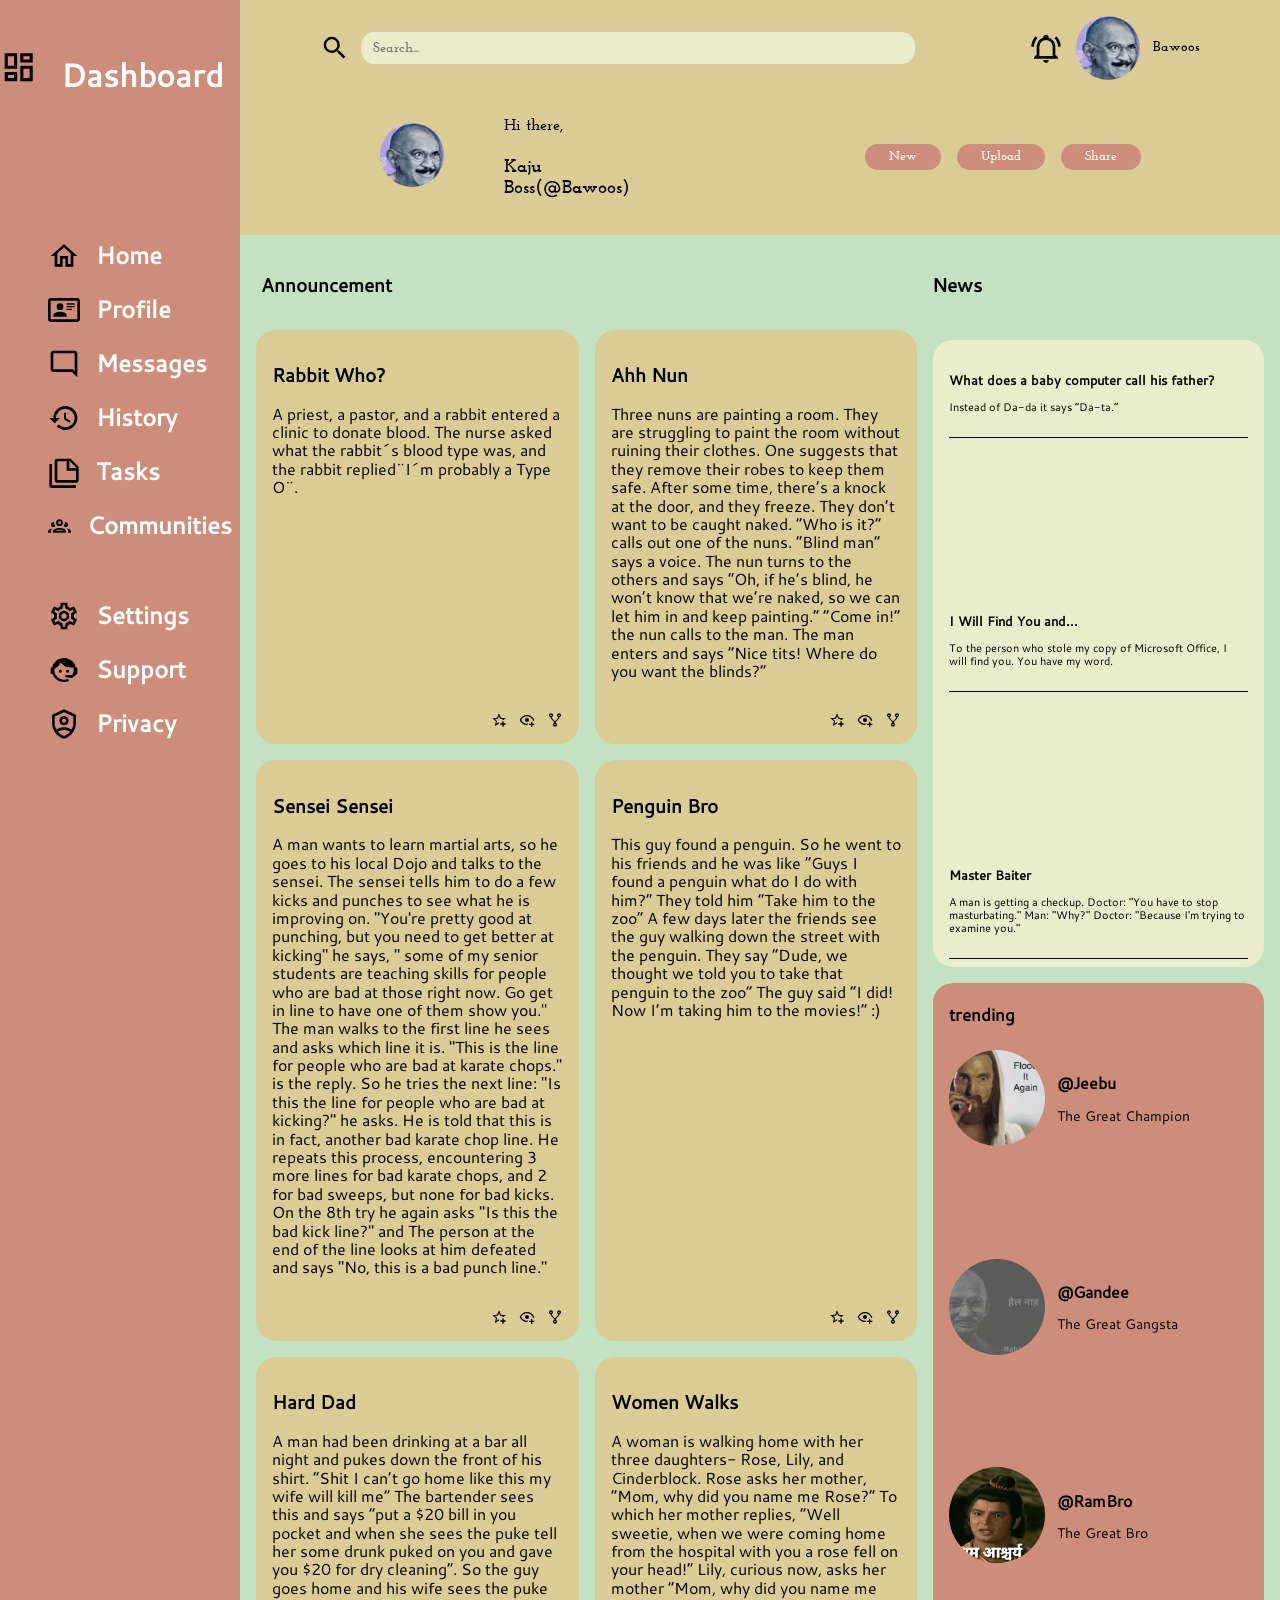
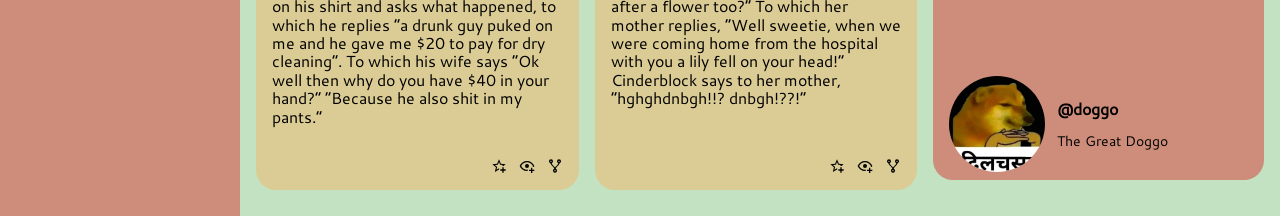
<file: index.html>
<!doctype html>
<html lang="en">
  <head>
    <meta charset="UTF-8" />
    <meta http-equiv="X-UA-Compatible" content="IE=edge" />
    <meta name="viewport" content="width=device-width, initial-scale=1.0" />
    <title>Project: Admin Dashboard</title>
    <link rel="stylesheet" href="style.css" />
    <link rel="icon" type="image/png" href="/icons/India.png" />
  </head>
  <body>
    <div class="container">
      <div class="sidebar">
        <div class="navbar">
          <a href="#" class="logo">
            <svg class="sidebar icon-dash" aria-hidden="true">
              <use href="/svg-sprites.svg#dashboard"></use>
            </svg>
            <h1 class="dash">Dashboard</h1>
          </a>
          <ul class="sidebar-list1">
            <li>
              <a href="#" class="sidebar-home">
                <svg class="icon-home" aria-hidden="true">
                  <use href="/svg-sprites.svg#home"></use>
                </svg>
                <h2 class="link-text">Home</h2>
              </a>
            </li>
            <li>
              <a href="#" class="sidebar-profile">
                <svg class="icon-profile" aria-hidden="true">
                  <use href="/svg-sprites.svg#profile"></use>
                </svg>
                <h2 class="link-text">Profile</h2>
              </a>
            </li>
            <li>
              <a href="#" class="sidebar-messages">
                <svg class="icon-messages" aria-hidden="true">
                  <use href="/svg-sprites.svg#messages"></use>
                </svg>
                <h2 class="link-text">Messages</h2>
              </a>
            </li>
            <li>
              <a href="#" class="sidebar-history">
                <svg class="icon-history" aria-hidden="true">
                  <use href="/svg-sprites.svg#history"></use>
                </svg>
                <h2 class="link-text">History</h2>
              </a>
            </li>
            <li>
              <a href="#" class="sidebar-tasks">
                <svg class="icon-tasks" aria-hidden="true">
                  <use href="/svg-sprites.svg#tasks"></use>
                </svg>
                <h2 class="link-text">Tasks</h2>
              </a>
            </li>
            <li>
              <a href="#" class="sidebar-account-group">
                <svg class="icon-account-group" aria-hidden="true">
                  <use href="/svg-sprites.svg#account-group"></use>
                </svg>
                <h2 class="link-text">Communities</h2>
              </a>
            </li>
          </ul>
          <ul class="sidebar-list2">
            <li>
              <a href="#" class="sidebar-settings">
                <svg class="icon-settings" aria-hidden="true">
                  <use href="/svg-sprites.svg#settings"></use>
                </svg>
                <h2 class="link-text">Settings</h2>
              </a>
            </li>
            <li>
              <a href="#" class="sidebar-support">
                <svg class="icon-support" aria-hidden="true">
                  <use href="/svg-sprites.svg#support"></use>
                </svg>
                <h2 class="link-text">Support</h2>
              </a>
            </li>
            <li>
              <a href="#" class="sidebar-privacy">
                <svg class="icon-privacy" aria-hidden="true">
                  <use href="/svg-sprites.svg#privacy"></use>
                </svg>
                <h2 class="link-text">Privacy</h2>
              </a>
            </li>
          </ul>
        </div>
      </div>
      <div class="header">
        <div class="top-div">
          <div class="top-row-left">
            <svg class="icon-magnify" aria-hidden="true">
              <use href="/svg-sprites.svg#magnify"></use>
            </svg>
            <input type="search" placeholder="Search..." />
          </div>
          <div class="top-row-right">
            <svg class="icon-bell-ring" aria-hidden="true">
              <use href="/svg-sprites.svg#bell-ring"></use>
            </svg>
            <img
              src="profile-images/Gandee.gif"
              alt="gandee"
              class="img-profile-g"
            />
            <p>Bawoos</p>
          </div>
        </div>
        <div class="bottom-div">
          <div class="bottom-row-left">
            <div class="user-icon">
              <img
                src="profile-images/Gandee.gif"
                alt="gandee"
                class="img-profile-g"
              />
            </div>
            <span class="greeting">
              <h4>Hi there,</h4>
              <h3>Kaju Boss(@Bawoos)</h3>
            </span>
          </div>
          <div class="bottom-row-right">
            <button class="btn">New</button>
            <button class="btn">Upload</button>
            <button class="btn">Share</button>
          </div>
        </div>
      </div>

      <div class="main-content">
        <div class="card-header">
          <h3>Announcement</h3>
          <h3>News</h3>
        </div>
        <div class="card-header-side">
          <div class="left-section">
            <div class="card">
              <span class="card-text">
                <h3 class="title">Rabbit Who?</h3>
                <p>
                  A priest, a pastor, and a rabbit entered a clinic to donate
                  blood. The nurse asked what the rabbit´s blood type was, and
                  the rabbit replied¨I´m probably a Type O¨.
                </p>
              </span>
              <span class="card-image">
                <svg class="icon-star-plus" aria-hidden="true">
                  <use href="/svg-sprites.svg#star-plus"></use>
                </svg>
                <svg class="icon-eye-plus" aria-hidden="true">
                  <use href="/svg-sprites.svg#eye-plus"></use>
                </svg>
                <svg class="icon-fork" aria-hidden="true">
                  <use href="/svg-sprites.svg#fork"></use>
                </svg>
              </span>
            </div>
            <div class="card">
              <span class="card-text">
                <h3 class="title">Ahh Nun</h3>
                <p>
                  Three nuns are painting a room. They are struggling to paint
                  the room without ruining their clothes. One suggests that they
                  remove their robes to keep them safe. After some time, there’s
                  a knock at the door, and they freeze. They don’t want to be
                  caught naked. “Who is it?” calls out one of the nuns. “Blind
                  man” says a voice. The nun turns to the others and says “Oh,
                  if he’s blind, he won’t know that we’re naked, so we can let
                  him in and keep painting.” “Come in!” the nun calls to the
                  man. The man enters and says “Nice tits! Where do you want the
                  blinds?”
                </p>
              </span>
              <span class="card-image">
                <svg class="icon-star-plus" aria-hidden="true">
                  <use href="/svg-sprites.svg#star-plus"></use>
                </svg>
                <svg class="icon-eye-plus" aria-hidden="true">
                  <use href="/svg-sprites.svg#eye-plus"></use>
                </svg>
                <svg class="icon-fork" aria-hidden="true">
                  <use href="/svg-sprites.svg#fork"></use>
                </svg>
              </span>
            </div>

            <div class="card">
              <span class="card-text">
                <h3 class="title">Sensei Sensei</h3>
                <p>
                  A man wants to learn martial arts, so he goes to his local
                  Dojo and talks to the sensei. The sensei tells him to do a few
                  kicks and punches to see what he is improving on. "You're
                  pretty good at punching, but you need to get better at
                  kicking" he says, " some of my senior students are teaching
                  skills for people who are bad at those right now. Go get in
                  line to have one of them show you." The man walks to the first
                  line he sees and asks which line it is. "This is the line for
                  people who are bad at karate chops." is the reply. So he tries
                  the next line: "Is this the line for people who are bad at
                  kicking?" he asks. He is told that this is in fact, another
                  bad karate chop line. He repeats this process, encountering 3
                  more lines for bad karate chops, and 2 for bad sweeps, but
                  none for bad kicks. On the 8th try he again asks "Is this the
                  bad kick line?" and The person at the end of the line looks at
                  him defeated and says "No, this is a bad punch line."
                </p>
              </span>
              <span class="card-image">
                <svg class="icon-star-plus" aria-hidden="true">
                  <use href="/svg-sprites.svg#star-plus"></use>
                </svg>
                <svg class="icon-eye-plus" aria-hidden="true">
                  <use href="/svg-sprites.svg#eye-plus"></use>
                </svg>
                <svg class="icon-fork" aria-hidden="true">
                  <use href="/svg-sprites.svg#fork"></use>
                </svg>
              </span>
            </div>
            <div class="card">
              <span class="card-text">
                <h3 class="title">Penguin Bro</h3>
                <p>
                  This guy found a penguin. So he went to his friends and he was
                  like “Guys I found a penguin what do I do with him?” They told
                  him “Take him to the zoo” A few days later the friends see the
                  guy walking down the street with the penguin. They say “Dude,
                  we thought we told you to take that penguin to the zoo” The
                  guy said “I did! Now I’m taking him to the movies!” :)
                </p>
              </span>
              <span class="card-image">
                <svg class="icon-star-plus" aria-hidden="true">
                  <use href="/svg-sprites.svg#star-plus"></use>
                </svg>
                <svg class="icon-eye-plus" aria-hidden="true">
                  <use href="/svg-sprites.svg#eye-plus"></use>
                </svg>
                <svg class="icon-fork" aria-hidden="true">
                  <use href="/svg-sprites.svg#fork"></use>
                </svg>
              </span>
            </div>
            <div class="card">
              <span class="card-text">
                <h3 class="title">Hard Dad</h3>
                <p>
                  A man had been drinking at a bar all night and pukes down the
                  front of his shirt. “Shit I can’t go home like this my wife
                  will kill me” The bartender sees this and says “put a $20 bill
                  in you pocket and when she sees the puke tell her some drunk
                  puked on you and gave you $20 for dry cleaning”. So the guy
                  goes home and his wife sees the puke on his shirt and asks
                  what happened, to which he replies “a drunk guy puked on me
                  and he gave me $20 to pay for dry cleaning”. To which his wife
                  says “Ok well then why do you have $40 in your hand?” “Because
                  he also shit in my pants.”
                </p>
              </span>
              <span class="card-image">
                <svg class="icon-star-plus" aria-hidden="true">
                  <use href="/svg-sprites.svg#star-plus"></use>
                </svg>
                <svg class="icon-eye-plus" aria-hidden="true">
                  <use href="/svg-sprites.svg#eye-plus"></use>
                </svg>
                <svg class="icon-fork" aria-hidden="true">
                  <use href="/svg-sprites.svg#fork"></use>
                </svg>
              </span>
            </div>
            <div class="card">
              <span class="card-text">
                <h3 class="title">Women Walks</h3>
                <p>
                  A woman is walking home with her three daughters- Rose, Lily,
                  and Cinderblock. Rose asks her mother, “Mom, why did you name
                  me Rose?” To which her mother replies, “Well sweetie, when we
                  were coming home from the hospital with you a rose fell on
                  your head!” Lily, curious now, asks her mother “Mom, why did
                  you name me after a flower too?” To which her mother replies,
                  “Well sweetie, when we were coming home from the hospital with
                  you a lily fell on your head!” Cinderblock says to her mother,
                  “hghghdnbgh!!? dnbgh!??!”
                </p>
              </span>
              <span class="card-image">
                <svg class="icon-star-plus" aria-hidden="true">
                  <use href="/svg-sprites.svg#star-plus"></use>
                </svg>
                <svg class="icon-eye-plus" aria-hidden="true">
                  <use href="/svg-sprites.svg#eye-plus"></use>
                </svg>
                <svg class="icon-fork" aria-hidden="true">
                  <use href="/svg-sprites.svg#fork"></use>
                </svg>
              </span>
            </div>
          </div>

          <div class="right-section">
            <div class="announcement">
              <div class="a-content">
                <h3>What does a baby computer call his father?</h3>
                <p>Instead of Da-da it says “Da-ta.”</p>
              </div>
              <div class="a-content">
                <h3>I Will Find You and...</h3>
                <p>
                  To the person who stole my copy of Microsoft Office, I will
                  find you. You have my word.
                </p>
              </div>
              <div class="a-content">
                <h3>Master Baiter</h3>
                <p>
                  A man is getting a checkup. Doctor: "You have to stop
                  masturbating." Man: "Why?" Doctor: "Because I'm trying to
                  examine you."
                </p>
              </div>
            </div>
            <div class="right-bottom">
              <h2>trending</h2>
              <div class="trending-content">
                <div class="trending-user">
                  <img
                    src="profile-images/Jeebus.jpeg"
                    alt="flood"
                    class="trending-user-avatar"
                  />
                  <span>
                    <h3>@Jeebu</h3>
                    <p>The Great Champion</p>
                  </span>
                </div>
                <div class="trending-user">
                  <img
                    src="profile-images/hell-nah.jpeg"
                    alt="nah"
                    class="trending-user-avatar"
                  />
                  <span>
                    <h3>@Gandee</h3>
                    <p>The Great Gangsta</p>
                  </span>
                </div>
                <div class="trending-user">
                  <img
                    src="profile-images/param.jpeg"
                    alt="param"
                    class="trending-user-avatar"
                  />
                  <span>
                    <h3>@RamBro</h3>
                    <p>The Great Bro</p>
                  </span>
                </div>
                <div class="trending-user">
                  <img
                    src="profile-images/dilchumsp.jpeg"
                    alt="dil"
                    class="trending-user-avatar"
                  />
                  <span>
                    <h3>@doggo</h3>
                    <p>The Great Doggo</p>
                  </span>
                </div>
              </div>
            </div>
          </div>
        </div>
      </div>
    </div>
  </body>
</html>
</file>
<file: style.css>
@import 'lib/modern-normalize.css';

@font-face {
  font-family: 'SourceSansProLight';
  src: url('fonts/SourceSansProLight.eot');
  src:
    url('fonts/SourceSansProLight.eot') format('embedded-opentype'),
    url('fonts/SourceSansProLight.woff2') format('woff2'),
    url('fonts/SourceSansProLight.woff') format('woff'),
    url('fonts/SourceSansProLight.ttf') format('truetype'),
    url('fonts/SourceSansProLight.svg#SourceSansProLight') format('svg');
}

@font-face {
  font-family: 'JosefinSlabBold';
  src: url('fonts/JosefinSlabBold.eot');
  src:
    url('fonts/JosefinSlabBold.eot') format('embedded-opentype'),
    url('fonts/JosefinSlabBold.woff2') format('woff2'),
    url('fonts/JosefinSlabBold.woff') format('woff'),
    url('fonts/JosefinSlabBold.ttf') format('truetype'),
    url('fonts/JosefinSlabBold.svg#JosefinSlabBold') format('svg');
}

@font-face {
  font-family: 'cantarellregular';
  src: url('fonts/cantarellregular.eot');
  src:
    url('fonts/cantarellregular.eot') format('embedded-opentype'),
    url('fonts/cantarellregular.woff2') format('woff2'),
    url('fonts/cantarellregular.woff') format('woff'),
    url('fonts/cantarellregular.ttf') format('truetype'),
    url('fonts/cantarellregular.svg#cantarellregular') format('svg');
}
.container {
  display: grid;
  min-height: 100vh;
  grid-template-columns: 240px 1fr;
  grid-template-areas:
    'sidebar header'
    'sidebar main-content';
}

.sidebar {
  grid-area: sidebar;
  font-family: 'cantarellregular', sans-serif;
  background-color: #cd8d7a;
}

.navbar {
  color: inherit;
  display: flex;
  flex-direction: column;
  align-content: center;
  gap: 1rem;
}

.sidebar-list1,
.sidebar-list2 {
  display: flex;
  justify-content: flex-start;
  flex-direction: column;
  list-style: none;
  margin-bottom: 0.25rem;
}

.sidebar-list1 li,
.sidebar-list2 li {
  height: 50px;
  padding: 0.5rem 0.5rem;
  font-size: 0.9rem;
  font-weight: 200;
  color: white;
  cursor: pointer;
  transition: all 0.3s ease-in-out;
  margin-bottom: 0.25rem;
}

.sidebar-list1 > li a,
.sidebar-list2 > li a {
  text-decoration: none;
  display: flex;
  align-items: center;
  gap: 1rem;
}

.sidebar-list1 li:hover,
.sidebar-list2 li:hover {
  background-color: #eaeccc;
  color: #cd8d7a;
  border-radius: 24px;
}
.logo {
  display: flex;
  align-items: center;
  gap: 0.5rem;
  color: white;
  text-decoration: none;
  font-size: 1rem;
  font-weight: bold;
  margin-bottom: 2rem;
}

.header {
  font-family: 'JosefinSlabBold', sans-serif;
  display: flex;
  flex-direction: column;
  grid-area: header;
  gap: 1rem;
  padding: 1rem 1.5rem;
  background-color: #dbcc95;
}
.top-div,
.bottom-div {
  display: flex;
  justify-content: space-around;
  align-items: center;
  gap: 0.25rem;
  min-width: 0;
}
.top-row-left {
  display: flex;
  align-items: center;
  gap: 0.75rem;
  flex: 1;
  max-width: 60%;
}
.top-row-left input[type='search'] {
  width: 100%;
  height: 2rem;
  padding: 0 0.75rem;
  font: inherit;
  font-size: 0.9rem;
  border: none;
  border-radius: 14px;
  background-color: #eaeccc;
}
.top-row-right {
  display: flex;
  align-items: center;
  gap: 0.85rem;
  font-size: 0.85rem;
  font-weight: 800;
}

.bottom-row-left {
  display: flex;
  gap: 1rem;
  align-items: center;
}

.bottom-row-right {
  display: flex;
  gap: 1rem;
  align-items: center;
}

.bottom-row-right {
  display: flex;
  gap: 1rem;
}

.bottom-row-right .btn {
  padding: 0.35rem 1.5rem;
  font-size: 0.8rem;
  font-weight: 600;
  color: white;
  background-color: #cd8d7a;
  border-radius: 20px;
  border: none;
}

.main-content {
  display: grid;
  grid-area: main-content;
  font-family: 'cantarellregular', sans-serif;
  background-color: #c3e2c2;
  padding: 1rem;
  align-content: start;
}

.card-header {
  display: grid;
  grid-template-columns: minmax(0, 2fr) minmax(0, 1fr);
  gap: 1rem;
  align-items: center;
  padding: 5px;
}

.card-header-side {
  padding: 10px 0;
  display: grid;
  /* minmax(0, ...) lets the columns shrink below their content width */
  grid-template-columns: minmax(0, 2fr) minmax(0, 1fr);
  gap: 1rem;
}

.left-section {
  display: grid;
  grid-template-columns: repeat(auto-fit, minmax(min(100%, 300px), 1fr));
  gap: 1rem;
}

.card {
  display: flex;
  flex-direction: column;
  justify-content: space-between;
  gap: 1rem;
  min-height: 5rem;
  padding: 1rem;
  border-left: 4px solid var(--color-accent);
  background-color: #dbcc95;
  border-radius: 20px;
}
.card .card-image {
  display: flex;
  align-items: center;
  justify-content: flex-end;
  gap: 0.75rem;
}

.right-section {
  display: flex;
  flex-wrap: wrap;
  gap: 1rem;
  padding: 10px 0;
  min-width: 0;
}

.announcement {
  display: flex;
  flex-direction: column;
  justify-content: space-between;
  background-color: #eaeccc;
  flex: 1 1 200px;
  min-width: 0;
  padding: 0.5rem 1rem;
  border-radius: 20px;
  font-size: 0.7rem;
  overflow-wrap: break-word;
}

.a-content {
  padding: 0.75rem 0;
  border-bottom: 1px solid black;
}

.right-bottom {
  display: flex;
  flex-direction: column;
  justify-content: space-between;
  gap: 0.75rem;
  padding: 1rem;
  background-color: #cd8d7a;
  flex: 1 1 200px;
  min-width: 0;
  padding: 0.5rem 1rem;
  border-radius: 20px;
  font-size: 0.7rem;
  overflow-wrap: break-word;
}

.trending-content {
  display: flex;
  flex-direction: column;
  justify-content: space-between;
  gap: 0.75rem;
  padding: 1rem;
  background-color: #cd8d7a;
  flex: 1;
  padding: 0;
  background-color: transparent;
}

.trending-user {
  display: flex;
  align-items: center;
  gap: 0.75rem;
  font-size: 0.85rem;
}

/*Adjusting SVGs*/

.logo {
  display: flex;
  align-items: center;
  gap: 0.5rem;
  color: white;
  text-decoration: none;
  font-size: 1rem;
  font-weight: bold;
  margin-bottom: 2rem;
  margin-right: 1rem;
}

.sidebar-profile,
.sidebar-messages,
.sidebar-history,
.sidebar-tasks,
.sidebar-account-group,
.sidebar-settings,
.sidebar-support,
.sidebar-privacy,
.sidebar-home {
  color: white;
  font-size: 1rem;
  margin-bottom: 2rem;
}

.icon-profile,
.icon-messages,
.icon-history,
.icon-tasks,
.icon-account-group,
.icon-settings,
.icon-support,
.icon-privacy,
.icon-home,
.icon-magnify,
.icon-bell-ring {
  width: 2rem;
  height: 2rem;
}

.icon-star-plus,
.icon-eye-plus,
.icon-fork {
  width: 1rem;
  height: 1rem;
}

.user-icon {
  width: 100%;
  height: 100%;
}

.img-profile-g {
  width: 4rem;
  height: 4rem;
  object-fit: cover;
  border-radius: 50%;
}

.trending-user-avatar {
  object-fit: cover;
  width: 6rem;
  height: 6rem;
  border-radius: 50%;
}
</file>
